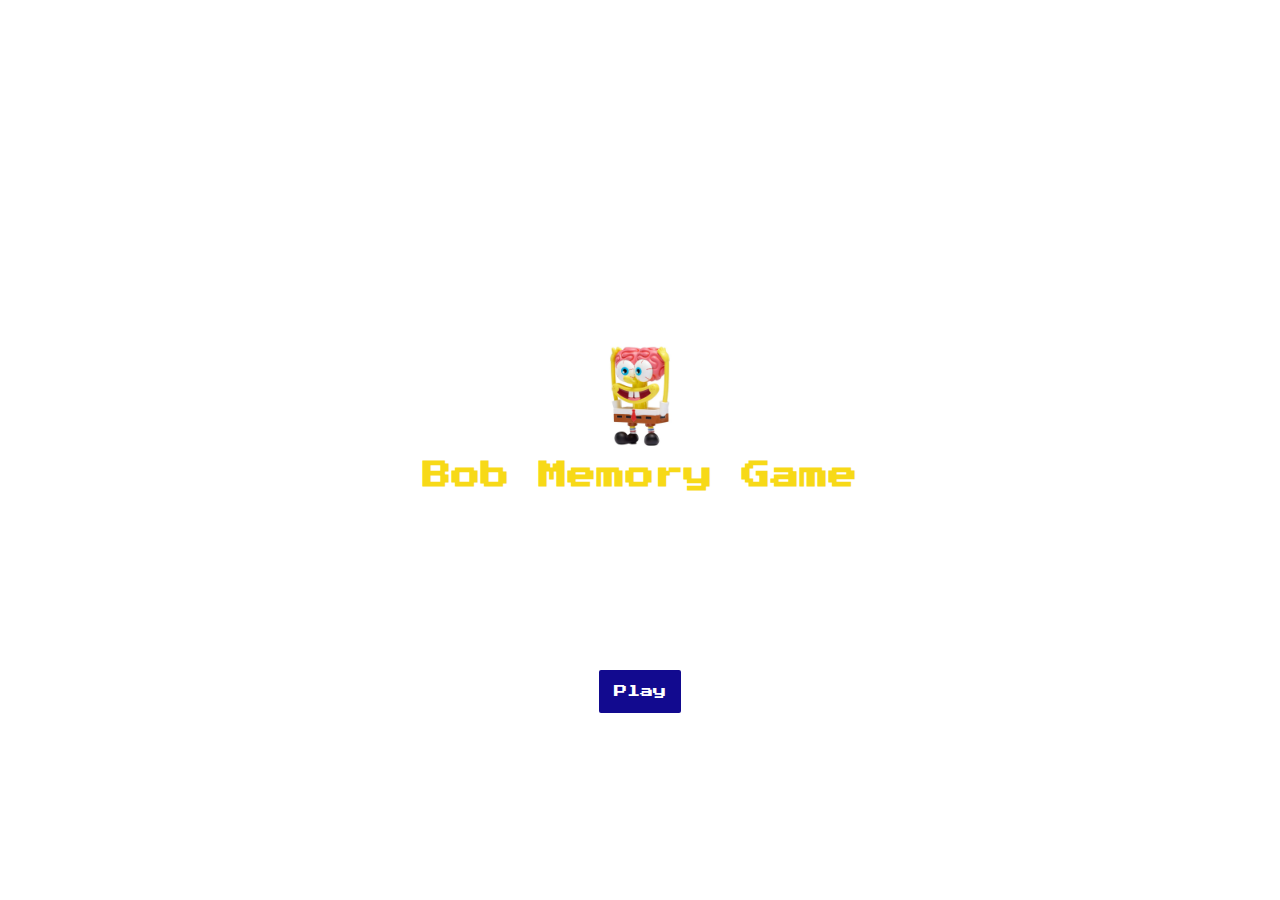
<file: pages/index.html>
<!DOCTYPE html>
<html lang="en">
<head>
    <meta charset="UTF-8">
    <meta name="viewport" content="width=device-width, initial-scale=1.0">
    <link rel="stylesheet" href="/css/reset.css">
    <link rel="stylesheet" href="/css/login.css">
    <title>Bob Memory Game</title>
</head>
<body>
    <form class="start-form">
        <div class="start_header">
           <img src="/img/cerebro.png" alt="brain icon">
           <h1>Bob Memory Game</h1>
        </div>

       

    </form>
    <div class="container">
    <button onclick="redirecionar()" class="start">Play</button>
    </div>
    <script>
function redirecionar() {
            return window.location.href = "/pages/game.html"
}
    </script>

</body>
</html>
</file>
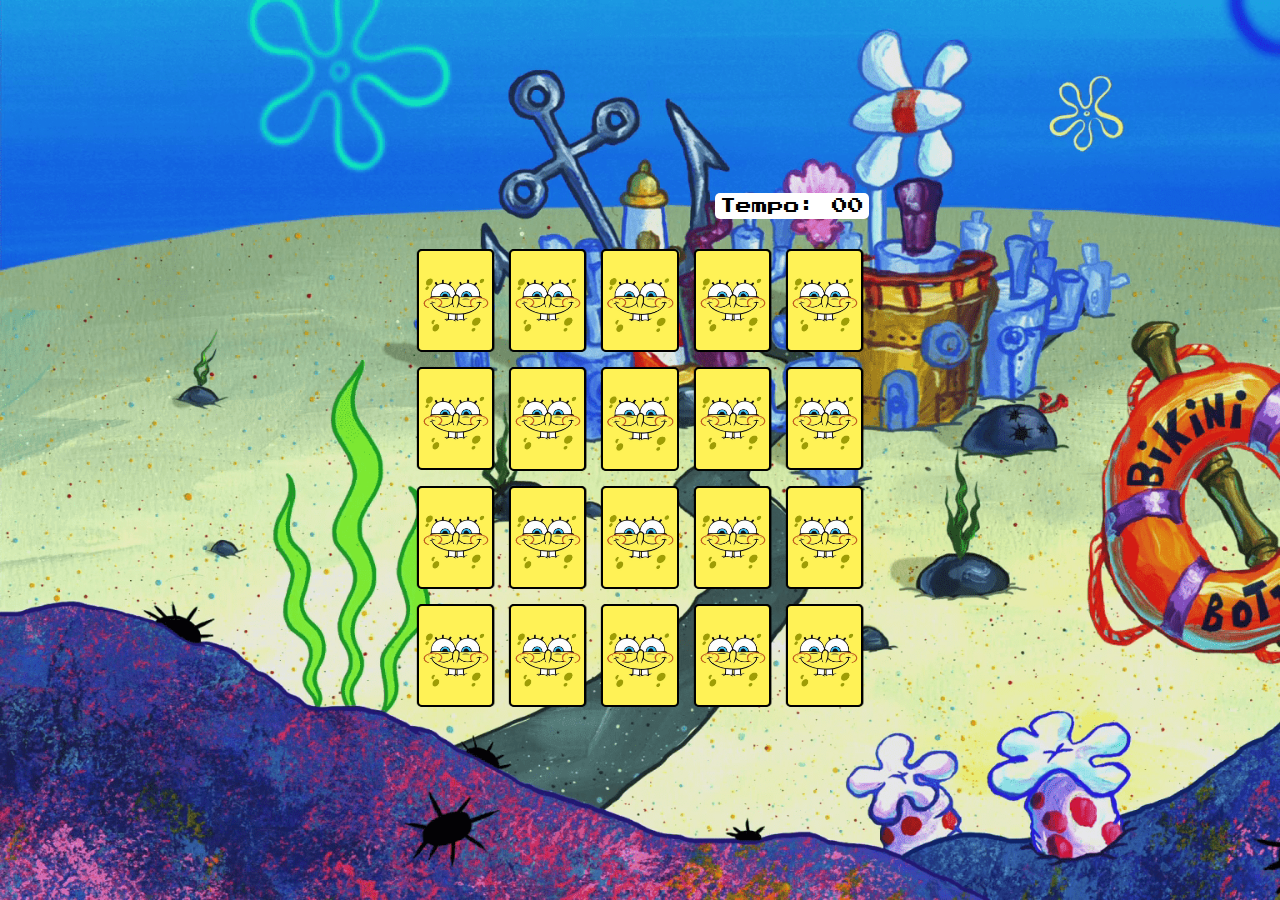
<file: pages/game.html>
<!DOCTYPE html>
<html lang="en">
<head>
    <meta charset="UTF-8">
    <meta name="viewport" content="width=device-width, initial-scale=1.0">
    
    <link rel="stylesheet" href="../css/reset.css">
    <link rel="stylesheet" href="../css/game.css">
    
    <script defer src="../js/game.js"></script>
    <title>Bob Memory Game | Play</title>
</head>
<body>
    <main>
    <header>
        <span>Tempo: <span class="timer">00</span></span>
    </header>
    <div class="grid"></div>
    </main>
</body>
</html>
</file>
<file: css/login.css>
.start-form {
    align-items: center;
    display: flex;
    flex-direction: column;
    height: 100vh;
    justify-content: center;
}
.start_header {
    align-items: center;
    display: flex;
    flex-direction: column;
    justify-content: center;
    margin-bottom: 50px;
}
.start_header img {
    width: 100px;
}
.start_header h1 {
    padding: 15px;
    color: #f7d917;
    font-size: 1.8em;
}
.start {
    background-color: #120a8f;
    color: white;
    padding: 15px;
    border-radius: 2px;
    cursor: pointer;
    
}
.start:disabled {
    background-color: white;
    color: #120a8f;
}
.container {
    align-items: center;
    display: flex;
    justify-content: center;
    margin-top: -18%;
    
}
</file>
<file: css/game.css>
main {
    display:flex;
    flex-direction: column;
    width: 100%;
    background-image: url('../img/fenda-do-bikini.png');
    background-size: cover;
    min-height: 100vh;
    align-items: center;
    justify-content: center;
    padding: 20px 20px 50px;
}

header {
    display: flex;
    align-items: center;
    justify-content: space-between;
    background-color: white;
    border-radius: 5px;
    padding: 5px;
    margin: 30px;
    margin-left: 27%;
}

.grid {
    display: grid;
    grid-template-columns: repeat(5, 1fr);
    gap: 15px;
    width: 36%;
    max-width: 800px;
    margin: 0 auto;
}
.card {
   aspect-ratio: 3/4;
    width: 100%;
    border-radius: 5px;
    position: relative;
    transition: all 400ms ease;
    transform-style: preserve-3d;
}

.face {
    width: 100%;
    height: 100%;
    position: absolute;
    background-size: cover;
    background-position: center;
    border: 2px solid;
    border-radius: 5px;
    transition: all 400ms ease;
}

.front {
    transform: rotateY(180deg);
}

.back {
    background-image: url('../img/capa.jpg');
    backface-visibility: hidden;
}

.reveal-card {
    transform: rotateY(180deg);
}
.disabled-card {
    filter: saturate(0);
    opacity: 0.8;
}
</file>
